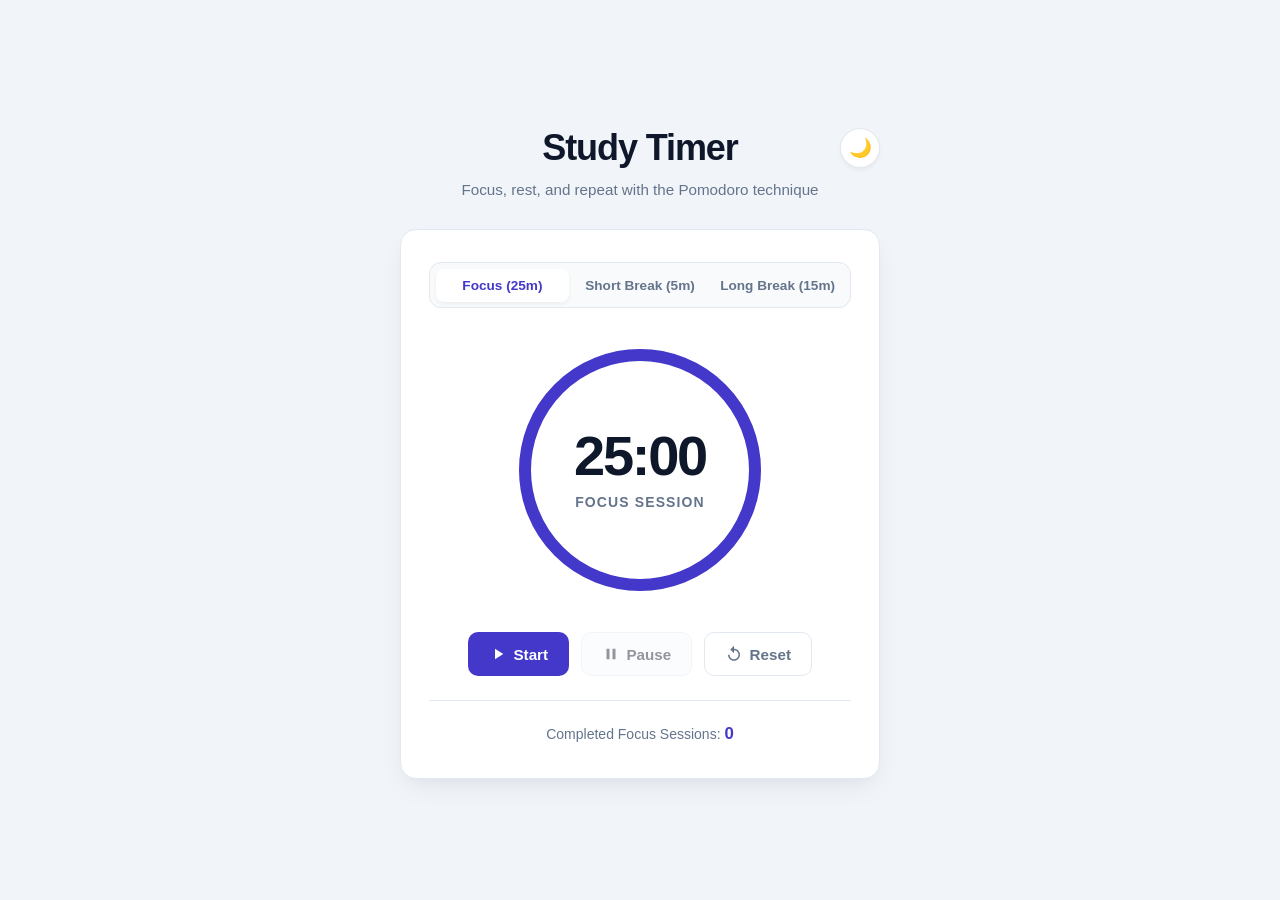
<file: labs/lab-01/pomodoro/index.html>
<!DOCTYPE html>
<html lang="en">
<head>
  <meta charset="UTF-8">
  <meta name="viewport" content="width=device-width, initial-scale=1.0">
  <title>Pomodoro Study Timer</title>
  <link rel="stylesheet" href="style.css">
  <script src="script.js" defer></script>
</head>
<body>
  <main class="app-container">
    <header class="app-header">
      <div class="header-top">
        <h1 class="app-title">Study Timer</h1>
        <button type="button" id="theme-toggle" class="theme-toggle" aria-label="Toggle dark mode">
          <span id="theme-icon" class="theme-icon">🌙</span>
        </button>
      </div>
      <p class="app-subtitle">Focus, rest, and repeat with the Pomodoro technique</p>
    </header>

    <section class="timer-card">
      <!-- Mode Selection Tabs -->
      <nav class="mode-tabs" aria-label="Timer modes">
        <button type="button" class="mode-btn active" data-mode="pomodoro" data-time="1500">Focus (25m)</button>
        <button type="button" class="mode-btn" data-mode="shortBreak" data-time="300">Short Break (5m)</button>
        <button type="button" class="mode-btn" data-mode="longBreak" data-time="900">Long Break (15m)</button>
      </nav>

      <!-- Circular Timer Display -->
      <div class="timer-display-wrapper">
        <svg class="progress-ring" viewBox="0 0 260 260">
          <circle class="progress-ring-bg" cx="130" cy="130" r="115" />
          <circle id="progress-ring-bar" class="progress-ring-bar" cx="130" cy="130" r="115" />
        </svg>

        <div class="timer-display">
          <span id="time-display" class="time-text">25:00</span>
          <span id="mode-status" class="mode-status">Focus Session</span>
        </div>
      </div>

      <!-- Controls -->
      <div class="controls">
        <button type="button" id="start-btn" class="btn btn-primary" aria-label="Start timer">
          <svg class="btn-icon" viewBox="0 0 24 24" fill="currentColor">
            <path d="M8 5v14l11-7z"/>
          </svg>
          <span>Start</span>
        </button>

        <button type="button" id="pause-btn" class="btn btn-secondary" aria-label="Pause timer" disabled>
          <svg class="btn-icon" viewBox="0 0 24 24" fill="currentColor">
            <path d="M6 19h4V5H6v14zm8-14v14h4V5h-4z"/>
          </svg>
          <span>Pause</span>
        </button>

        <button type="button" id="reset-btn" class="btn btn-outline" aria-label="Reset timer">
          <svg class="btn-icon" viewBox="0 0 24 24" fill="currentColor">
            <path d="M12 5V1L7 6l5 5V7c3.31 0 6 2.69 6 6s-2.69 6-6 6-6-2.69-6-6H4c0 4.42 3.58 8 8 8s8-3.58 8-8-3.58-8-8-8z"/>
          </svg>
          <span>Reset</span>
        </button>
      </div>

      <!-- Footer Info -->
      <footer class="timer-footer">
        <div class="session-counter">
          <span>Completed Focus Sessions: </span>
          <strong id="session-count">0</strong>
        </div>
      </footer>
    </section>
  </main>
</body>
</html>
</file>
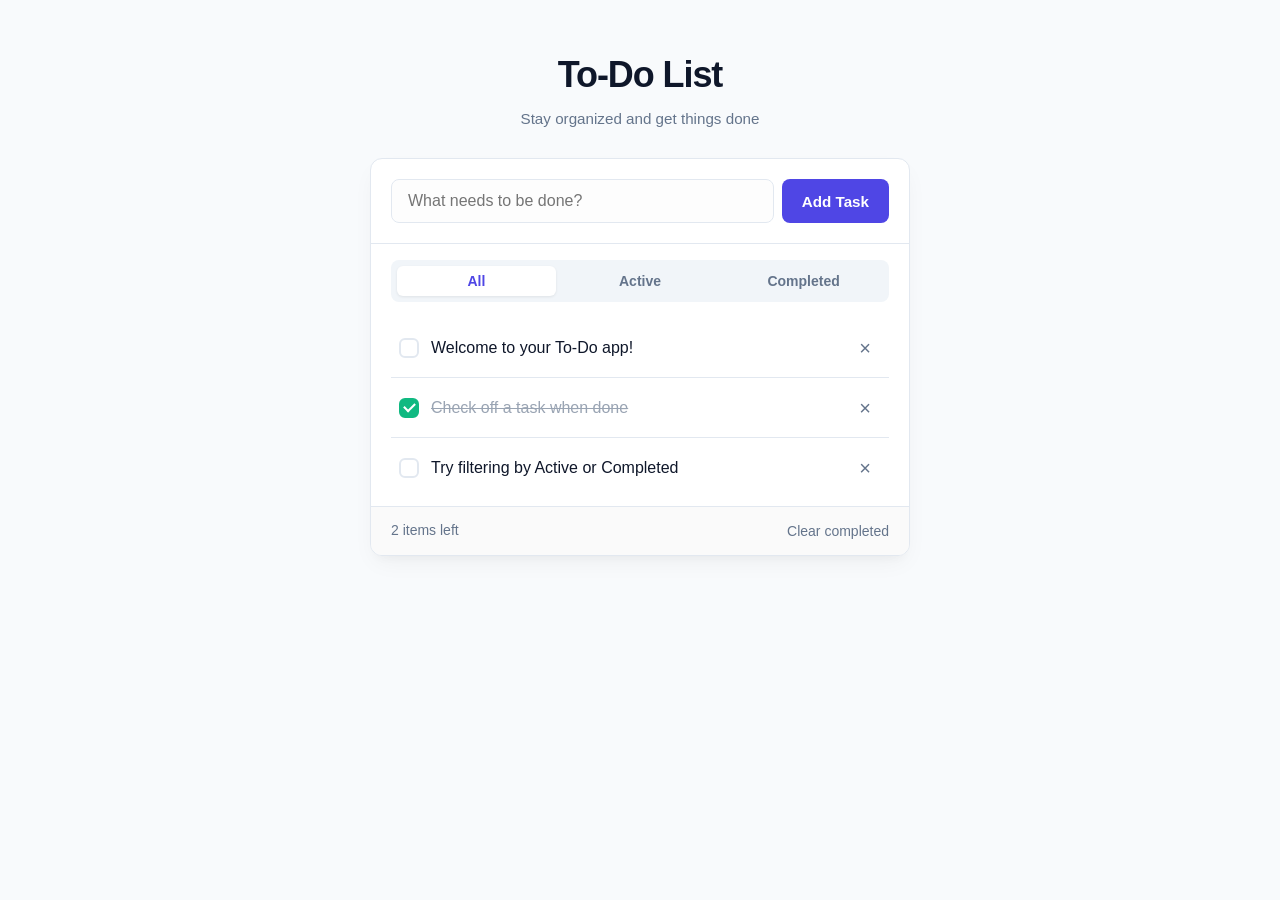
<file: labs/lab-01/todo/index.html>
<!DOCTYPE html>
<html lang="en">
<head>
  <meta charset="UTF-8">
  <meta name="viewport" content="width=device-width, initial-scale=1.0">
  <title>To-Do List</title>
  <link rel="stylesheet" href="style.css">
  <script src="script.js" defer></script>
</head>
<body>
  <main class="app-container">
    <header class="app-header">
      <h1 class="app-title">To-Do List</h1>
      <p class="app-subtitle">Stay organized and get things done</p>
    </header>

    <section class="todo-card">
      <form id="todo-form" class="todo-form" autocomplete="off">
        <input 
          type="text" 
          id="todo-input" 
          class="todo-input" 
          placeholder="What needs to be done?" 
          aria-label="Add a new task"
          required
        >
        <button type="submit" class="btn btn-primary" id="add-btn">
          <span>Add Task</span>
        </button>
      </form>

      <nav class="filters" aria-label="Task filters">
        <button type="button" class="filter-btn active" data-filter="all">All</button>
        <button type="button" class="filter-btn" data-filter="active">Active</button>
        <button type="button" class="filter-btn" data-filter="completed">Completed</button>
      </nav>

      <ul id="todo-list" class="todo-list" aria-live="polite"></ul>

      <div id="empty-state" class="empty-state hidden">
        <p class="empty-text">No tasks found</p>
      </div>

      <footer class="todo-footer">
        <span id="task-count" class="task-count">0 items left</span>
        <button type="button" id="clear-completed-btn" class="btn-text hidden">Clear completed</button>
      </footer>
    </section>
  </main>
</body>
</html>
</file>
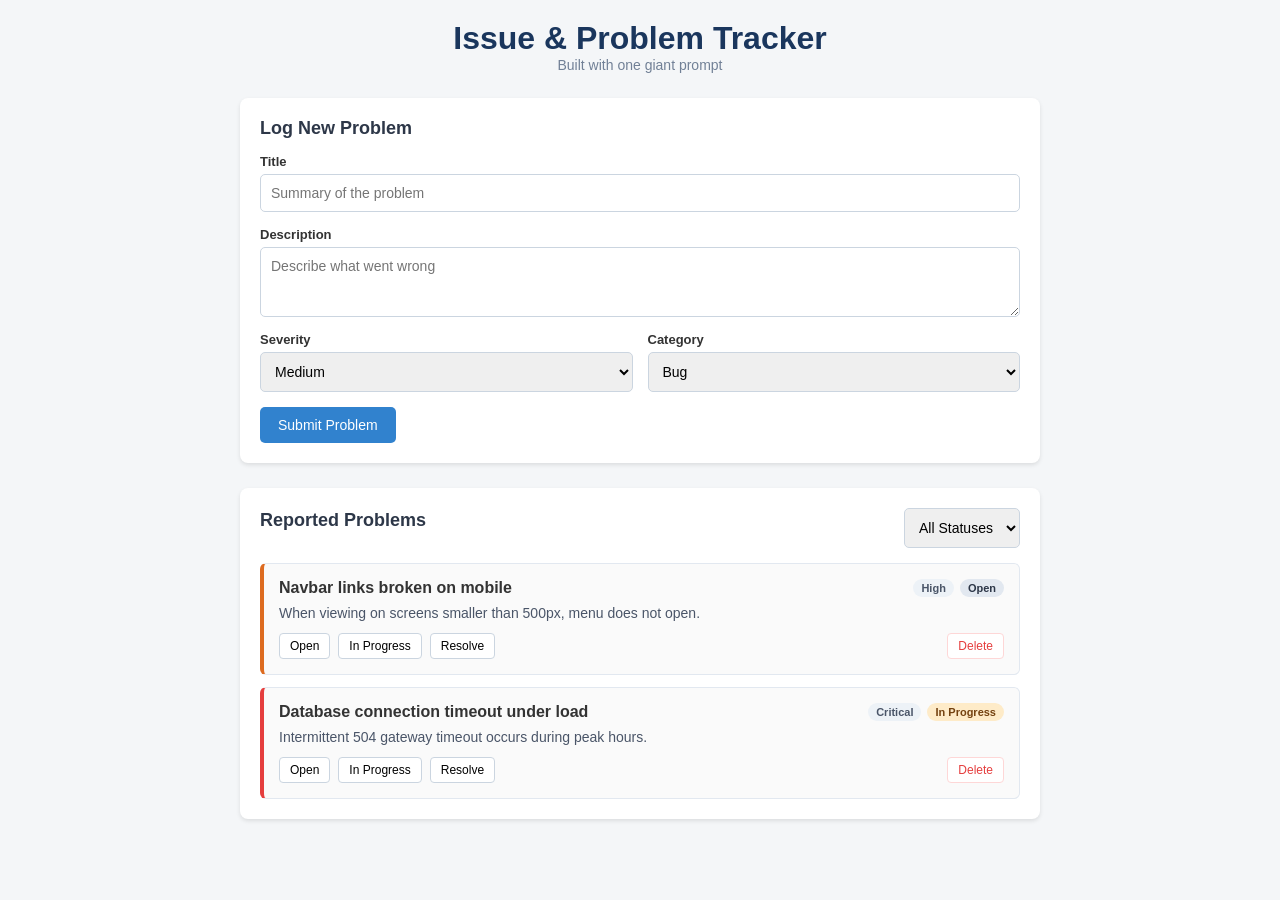
<file: labs/lab-02/one-shot/index.html>
<!DOCTYPE html>
<html lang="en">
<head>
  <meta charset="UTF-8">
  <meta name="viewport" content="width=device-width, initial-scale=1.0">
  <title>Problem Tracker (One-Shot Build)</title>
  <link rel="stylesheet" href="style.css">
</head>
<body>
  <div class="container">
    <header>
      <h1>Issue & Problem Tracker</h1>
      <p class="subtitle">Built with one giant prompt</p>
    </header>

    <div class="form-container">
      <h2>Log New Problem</h2>
      <form id="problem-form">
        <div class="form-group">
          <label for="title">Title</label>
          <input type="text" id="title" placeholder="Summary of the problem" required>
        </div>
        <div class="form-group">
          <label for="description">Description</label>
          <textarea id="description" rows="3" placeholder="Describe what went wrong" required></textarea>
        </div>
        <div class="form-row">
          <div class="form-group">
            <label for="severity">Severity</label>
            <select id="severity">
              <option value="Low">Low</option>
              <option value="Medium" selected>Medium</option>
              <option value="High">High</option>
              <option value="Critical">Critical</option>
            </select>
          </div>
          <div class="form-group">
            <label for="category">Category</label>
            <select id="category">
              <option value="Bug">Bug</option>
              <option value="Feature">Feature Request</option>
              <option value="UI">UI / UX</option>
              <option value="Performance">Performance</option>
            </select>
          </div>
        </div>
        <button type="submit" id="submit-btn">Submit Problem</button>
      </form>
    </div>

    <div class="tracker-section">
      <div class="filter-bar">
        <h2>Reported Problems</h2>
        <div class="filters">
          <select id="status-filter">
            <option value="All">All Statuses</option>
            <option value="Open">Open</option>
            <option value="In Progress">In Progress</option>
            <option value="Resolved">Resolved</option>
          </select>
        </div>
      </div>

      <div id="problem-list" class="problem-list"></div>
    </div>
  </div>

  <script src="script.js"></script>
</body>
</html>
</file>
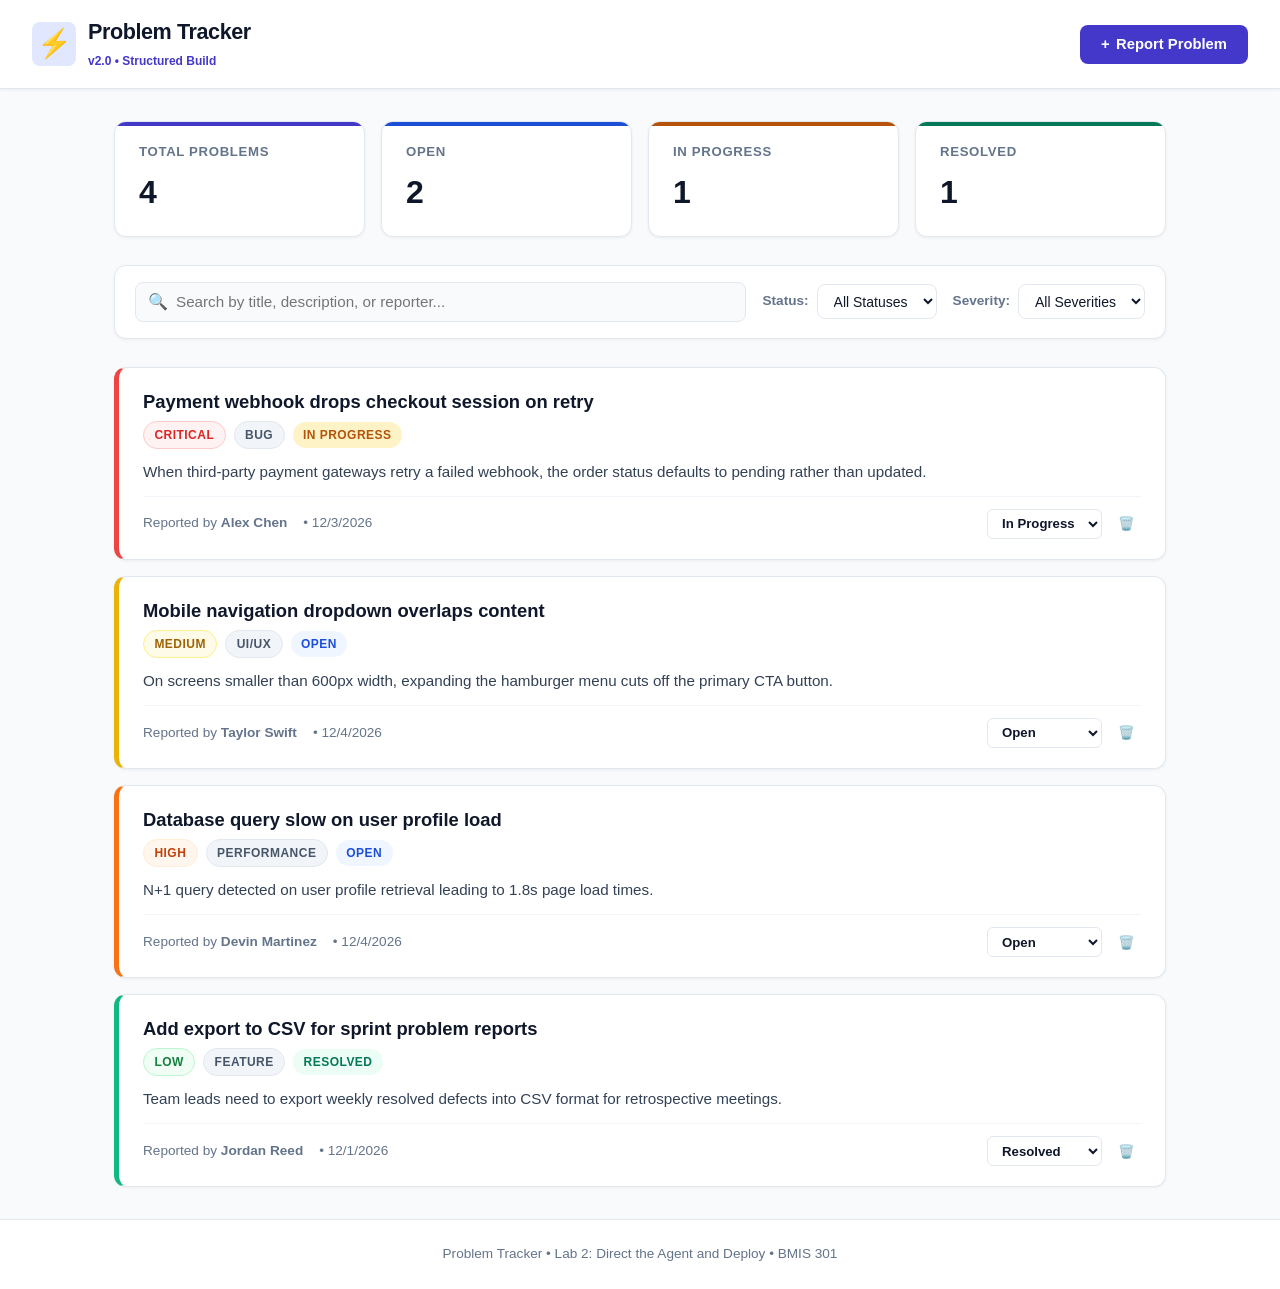
<file: labs/lab-02/problem-tracker/index.html>
<!DOCTYPE html>
<html lang="en">
<head>
  <meta charset="UTF-8">
  <meta name="viewport" content="width=device-width, initial-scale=1.0">
  <title>Problem Tracker — Team Issue Dashboard</title>
  <link rel="stylesheet" href="style.css">
  <script src="script.js" defer></script>
</head>
<body>
  <div class="app-layout">
    <!-- Header -->
    <header class="top-nav">
      <div class="nav-brand">
        <div class="brand-icon">⚡</div>
        <div class="brand-text">
          <h1>Problem Tracker</h1>
          <span class="brand-badge">v2.0 • Structured Build</span>
        </div>
      </div>
      <div class="nav-actions">
        <button id="toggle-form-btn" class="btn btn-primary">
          <span class="btn-icon">+</span> Report Problem
        </button>
      </div>
    </header>

    <main class="content-container">
      <!-- Metric Cards -->
      <section class="metrics-grid" aria-label="System Metrics">
        <div class="metric-card total">
          <span class="metric-label">Total Problems</span>
          <span id="metric-total" class="metric-value">0</span>
        </div>
        <div class="metric-card open">
          <span class="metric-label">Open</span>
          <span id="metric-open" class="metric-value">0</span>
        </div>
        <div class="metric-card in-progress">
          <span class="metric-label">In Progress</span>
          <span id="metric-in-progress" class="metric-value">0</span>
        </div>
        <div class="metric-card resolved">
          <span class="metric-label">Resolved</span>
          <span id="metric-resolved" class="metric-value">0</span>
        </div>
      </section>

      <!-- New Problem Form Panel (Collapsible / Dynamic) -->
      <section id="form-panel" class="form-panel hidden" aria-label="Report a new problem">
        <div class="panel-header">
          <h2>Report a New Problem</h2>
          <button id="close-form-btn" class="btn-close" aria-label="Close form">&times;</button>
        </div>
        <form id="problem-form" class="problem-form" autocomplete="off">
          <div class="form-group">
            <label for="problem-title">Problem Title <span class="required">*</span></label>
            <input type="text" id="problem-title" placeholder="Brief summary of the issue (e.g. Broken checkout button)" required minlength="4">
          </div>

          <div class="form-group">
            <label for="problem-desc">Description & Reproduction Steps <span class="required">*</span></label>
            <textarea id="problem-desc" rows="3" placeholder="Explain what happened, what was expected, and steps to reproduce..." required></textarea>
          </div>

          <div class="form-grid-3">
            <div class="form-group">
              <label for="problem-severity">Severity Level</label>
              <select id="problem-severity">
                <option value="Low">🟢 Low</option>
                <option value="Medium" selected>🟡 Medium</option>
                <option value="High">🟠 High</option>
                <option value="Critical">🔴 Critical</option>
              </select>
            </div>

            <div class="form-group">
              <label for="problem-category">Category</label>
              <select id="problem-category">
                <option value="Bug">Bug / Defect</option>
                <option value="Feature">Feature Request</option>
                <option value="UI/UX">UI / UX Issue</option>
                <option value="Performance">Performance</option>
                <option value="Security">Security</option>
              </select>
            </div>

            <div class="form-group">
              <label for="problem-reporter">Reporter Name <span class="required">*</span></label>
              <input type="text" id="problem-reporter" placeholder="Your name or team" required>
            </div>
          </div>

          <div class="form-actions">
            <button type="submit" class="btn btn-primary">Submit Problem Report</button>
            <button type="button" id="cancel-form-btn" class="btn btn-secondary">Cancel</button>
          </div>
        </form>
      </section>

      <!-- Filter & Search Toolbar -->
      <section class="toolbar" aria-label="Search and Filters">
        <div class="search-box">
          <span class="search-icon">🔍</span>
          <input type="text" id="search-input" placeholder="Search by title, description, or reporter..." aria-label="Search problems">
          <button type="button" id="clear-search-btn" class="btn-clear hidden" aria-label="Clear search">&times;</button>
        </div>

        <div class="filter-controls">
          <div class="filter-group">
            <label for="filter-status">Status:</label>
            <select id="filter-status">
              <option value="All">All Statuses</option>
              <option value="Open">Open</option>
              <option value="In Progress">In Progress</option>
              <option value="Resolved">Resolved</option>
            </select>
          </div>

          <div class="filter-group">
            <label for="filter-severity">Severity:</label>
            <select id="filter-severity">
              <option value="All">All Severities</option>
              <option value="Critical">Critical</option>
              <option value="High">High</option>
              <option value="Medium">Medium</option>
              <option value="Low">Low</option>
            </select>
          </div>
        </div>
      </section>

      <!-- Problems List -->
      <section class="list-section">
        <div id="problems-container" class="problems-grid" aria-live="polite"></div>

        <div id="empty-state" class="empty-state hidden">
          <div class="empty-icon">📋</div>
          <h3>No problems found</h3>
          <p class="empty-desc">No issues match the current filter and search criteria.</p>
        </div>
      </section>
    </main>

    <footer class="app-footer">
      <p>Problem Tracker • Lab 2: Direct the Agent and Deploy • BMIS 301</p>
    </footer>
  </div>
</body>
</html>
</file>
<file: labs/lab-01/pomodoro/style.css>
:root {
  --primary: #4338ca;
  --primary-hover: #3730a3;
  --primary-light: #e0e7ff;
  --accent-break: #0d9488;
  --accent-break-light: #ccfbf1;
  --bg: #f1f5f9;
  --card-bg: #ffffff;
  --text-main: #0f172a;
  --text-muted: #64748b;
  --border: #e2e8f0;
  --ring-bg: #f1f5f9;
  --tab-bg: #f8fafc;
  --tab-active-bg: #ffffff;
  --footer-bg: transparent;
  --radius: 16px;
  --shadow: 0 12px 30px -8px rgba(0, 0, 0, 0.08), 0 4px 12px -4px rgba(0, 0, 0, 0.04);
  --shadow-sm: 0 2px 4px rgba(0, 0, 0, 0.05);
  --transition: all 0.25s ease;
}

body.dark-mode {
  --primary: #6366f1;
  --primary-hover: #4f46e5;
  --primary-light: #1e1b4b;
  --accent-break: #14b8a6;
  --accent-break-light: #134e4a;
  --bg: #0f172a;
  --card-bg: #1e293b;
  --text-main: #f8fafc;
  --text-muted: #94a3b8;
  --border: #334155;
  --ring-bg: #1e293b;
  --tab-bg: #0f172a;
  --tab-active-bg: #1e293b;
  --footer-bg: transparent;
  --shadow: 0 12px 30px -8px rgba(0, 0, 0, 0.5);
  --shadow-sm: 0 2px 4px rgba(0, 0, 0, 0.3);
}

* {
  box-sizing: border-box;
  margin: 0;
  padding: 0;
}

body {
  font-family: -apple-system, BlinkMacSystemFont, "Segoe UI", Roboto, Helvetica, Arial, sans-serif;
  background-color: var(--bg);
  color: var(--text-main);
  line-height: 1.5;
  min-height: 100vh;
  display: flex;
  justify-content: center;
  align-items: center;
  padding: 2rem 1rem;
  transition: background-color 0.3s ease, color 0.3s ease;
}

.app-container {
  width: 100%;
  max-width: 480px;
}

.app-header {
  margin-bottom: 1.75rem;
  position: relative;
}

.header-top {
  display: flex;
  align-items: center;
  justify-content: center;
  position: relative;
}

.app-title {
  font-size: 2.25rem;
  font-weight: 800;
  color: var(--text-main);
  letter-spacing: -0.03em;
}

.theme-toggle {
  position: absolute;
  right: 0;
  top: 50%;
  transform: translateY(-50%);
  background: var(--card-bg);
  border: 1px solid var(--border);
  color: var(--text-main);
  font-size: 1.15rem;
  width: 40px;
  height: 40px;
  border-radius: 50%;
  cursor: pointer;
  display: inline-flex;
  align-items: center;
  justify-content: center;
  box-shadow: var(--shadow-sm);
  transition: var(--transition);
}

.theme-toggle:hover {
  transform: translateY(-50%) scale(1.08);
  border-color: var(--primary);
}

.app-subtitle {
  text-align: center;
  color: var(--text-muted);
  font-size: 0.95rem;
  margin-top: 0.25rem;
}

.timer-card {
  background: var(--card-bg);
  border-radius: var(--radius);
  box-shadow: var(--shadow);
  border: 1px solid var(--border);
  padding: 2rem 1.75rem;
  display: flex;
  flex-direction: column;
  align-items: center;
  transition: background-color 0.3s ease, border-color 0.3s ease;
}

/* Mode Tabs */
.mode-tabs {
  display: flex;
  background: var(--tab-bg);
  border: 1px solid var(--border);
  padding: 0.35rem;
  border-radius: 12px;
  width: 100%;
  gap: 0.25rem;
  margin-bottom: 2rem;
}

.mode-btn {
  flex: 1;
  padding: 0.55rem 0.5rem;
  font-size: 0.85rem;
  font-weight: 600;
  color: var(--text-muted);
  background: transparent;
  border: none;
  border-radius: 8px;
  cursor: pointer;
  transition: var(--transition);
  text-align: center;
}

.mode-btn:hover {
  color: var(--text-main);
}

.mode-btn.active {
  background: var(--tab-active-bg);
  color: var(--primary);
  box-shadow: var(--shadow-sm);
}

/* Circular Timer Display */
.timer-display-wrapper {
  position: relative;
  width: 260px;
  height: 260px;
  margin-bottom: 2rem;
  display: flex;
  align-items: center;
  justify-content: center;
}

.progress-ring {
  width: 100%;
  height: 100%;
  transform: rotate(-90deg);
}

.progress-ring-bg {
  fill: none;
  stroke: var(--ring-bg);
  stroke-width: 12;
  transition: stroke 0.3s ease;
}

.progress-ring-bar {
  fill: none;
  stroke: var(--primary);
  stroke-width: 12;
  stroke-linecap: round;
  transition: stroke-dashoffset 0.5s ease, stroke 0.3s ease;
}

.timer-display {
  position: absolute;
  top: 0;
  left: 0;
  width: 100%;
  height: 100%;
  display: flex;
  flex-direction: column;
  align-items: center;
  justify-content: center;
  pointer-events: none;
}

.time-text {
  font-size: 3.5rem;
  font-weight: 800;
  font-variant-numeric: tabular-nums;
  letter-spacing: -0.04em;
  color: var(--text-main);
  line-height: 1;
}

.mode-status {
  font-size: 0.875rem;
  font-weight: 600;
  text-transform: uppercase;
  letter-spacing: 0.08em;
  color: var(--text-muted);
  margin-top: 0.5rem;
}

/* Controls */
.controls {
  display: flex;
  gap: 0.75rem;
  width: 100%;
  justify-content: center;
  margin-bottom: 1.5rem;
}

.btn {
  display: inline-flex;
  align-items: center;
  justify-content: center;
  gap: 0.4rem;
  font-size: 0.95rem;
  font-weight: 600;
  padding: 0.75rem 1.25rem;
  border-radius: 10px;
  border: 1px solid transparent;
  cursor: pointer;
  transition: var(--transition);
  min-width: 100px;
}

.btn-icon {
  width: 18px;
  height: 18px;
}

.btn-primary {
  background-color: var(--primary);
  color: #ffffff;
}

.btn-primary:hover:not(:disabled) {
  background-color: var(--primary-hover);
  transform: translateY(-1px);
}

.btn-secondary {
  background-color: var(--tab-bg);
  color: var(--text-main);
  border-color: var(--border);
}

.btn-secondary:hover:not(:disabled) {
  background-color: var(--border);
}

.btn-outline {
  background-color: transparent;
  color: var(--text-muted);
  border-color: var(--border);
}

.btn-outline:hover:not(:disabled) {
  color: var(--text-main);
  border-color: var(--text-muted);
  background-color: var(--tab-bg);
}

.btn:active:not(:disabled) {
  transform: translateY(1px);
}

.btn:disabled {
  opacity: 0.45;
  cursor: not-allowed;
  pointer-events: none;
}

/* Footer */
.timer-footer {
  width: 100%;
  padding-top: 1.25rem;
  border-top: 1px solid var(--border);
  text-align: center;
  font-size: 0.875rem;
  color: var(--text-muted);
}

.session-counter strong {
  color: var(--primary);
  font-size: 1.05rem;
}

/* Responsive adjustments */
@media (max-width: 480px) {
  body {
    padding: 1rem 0.75rem;
  }

  .timer-card {
    padding: 1.5rem 1rem;
  }

  .time-text {
    font-size: 2.75rem;
  }

  .timer-display-wrapper {
    width: 220px;
    height: 220px;
  }

  .controls {
    gap: 0.5rem;
  }

  .btn {
    min-width: 80px;
    padding: 0.65rem 0.85rem;
    font-size: 0.875rem;
  }
}
</file>
<file: labs/lab-01/todo/style.css>
:root {
  --primary: #4f46e5;
  --primary-hover: #4338ca;
  --primary-light: #eef2ff;
  --bg: #f8fafc;
  --card-bg: #ffffff;
  --text-main: #0f172a;
  --text-muted: #64748b;
  --border: #e2e8f0;
  --danger: #ef4444;
  --danger-hover: #dc2626;
  --danger-light: #fef2f2;
  --success: #10b981;
  --radius: 12px;
  --shadow: 0 10px 25px -5px rgba(0, 0, 0, 0.05), 0 8px 10px -6px rgba(0, 0, 0, 0.03);
  --shadow-sm: 0 1px 3px rgba(0, 0, 0, 0.08);
  --transition: all 0.2s ease;
}

* {
  box-sizing: border-box;
  margin: 0;
  padding: 0;
}

body {
  font-family: -apple-system, BlinkMacSystemFont, "Segoe UI", Roboto, Helvetica, Arial, sans-serif;
  background-color: var(--bg);
  color: var(--text-main);
  line-height: 1.5;
  min-height: 100vh;
  display: flex;
  justify-content: center;
  align-items: flex-start;
  padding: 3rem 1rem;
}

.app-container {
  width: 100%;
  max-width: 540px;
}

.app-header {
  text-align: center;
  margin-bottom: 1.75rem;
}

.app-title {
  font-size: 2.25rem;
  font-weight: 800;
  color: var(--text-main);
  letter-spacing: -0.03em;
}

.app-subtitle {
  color: var(--text-muted);
  font-size: 0.95rem;
  margin-top: 0.35rem;
}

.todo-card {
  background: var(--card-bg);
  border-radius: var(--radius);
  box-shadow: var(--shadow);
  border: 1px solid var(--border);
  overflow: hidden;
}

/* Form */
.todo-form {
  display: flex;
  gap: 0.5rem;
  padding: 1.25rem;
  border-bottom: 1px solid var(--border);
}

.todo-input {
  flex: 1;
  padding: 0.75rem 1rem;
  font-size: 1rem;
  border: 1px solid var(--border);
  border-radius: 8px;
  outline: none;
  background: #fdfdfd;
  color: var(--text-main);
  transition: var(--transition);
}

.todo-input:focus {
  border-color: var(--primary);
  box-shadow: 0 0 0 3px rgba(79, 70, 229, 0.15);
  background: #ffffff;
}

.btn {
  display: inline-flex;
  align-items: center;
  justify-content: center;
  font-size: 0.95rem;
  font-weight: 600;
  padding: 0.75rem 1.25rem;
  border-radius: 8px;
  border: none;
  cursor: pointer;
  transition: var(--transition);
  white-space: nowrap;
}

.btn-primary {
  background-color: var(--primary);
  color: #ffffff;
}

.btn-primary:hover {
  background-color: var(--primary-hover);
}

.btn-primary:active {
  transform: translateY(1px);
}

/* Filters */
.filters {
  display: flex;
  background: #f1f5f9;
  padding: 0.35rem;
  margin: 1rem 1.25rem 0.5rem;
  border-radius: 8px;
  gap: 0.25rem;
}

.filter-btn {
  flex: 1;
  padding: 0.45rem 0.75rem;
  font-size: 0.875rem;
  font-weight: 600;
  color: var(--text-muted);
  background: transparent;
  border: none;
  border-radius: 6px;
  cursor: pointer;
  transition: var(--transition);
}

.filter-btn:hover {
  color: var(--text-main);
}

.filter-btn.active {
  background: #ffffff;
  color: var(--primary);
  box-shadow: var(--shadow-sm);
}

/* List */
.todo-list {
  list-style: none;
  padding: 0.5rem 1.25rem;
}

.todo-item {
  display: flex;
  align-items: center;
  justify-content: space-between;
  padding: 0.85rem 0.5rem;
  border-bottom: 1px solid var(--border);
  gap: 0.75rem;
  transition: var(--transition);
}

.todo-item:last-child {
  border-bottom: none;
}

.todo-item-left {
  display: flex;
  align-items: center;
  gap: 0.75rem;
  flex: 1;
  min-width: 0;
}

/* Checkbox */
.todo-checkbox {
  appearance: none;
  width: 20px;
  height: 20px;
  border: 2px solid var(--border);
  border-radius: 6px;
  cursor: pointer;
  display: inline-grid;
  place-content: center;
  transition: var(--transition);
  flex-shrink: 0;
}

.todo-checkbox:hover {
  border-color: var(--primary);
}

.todo-checkbox:checked {
  background-color: var(--success);
  border-color: var(--success);
}

.todo-checkbox:checked::before {
  content: "";
  width: 9px;
  height: 5px;
  border-left: 2px solid #ffffff;
  border-bottom: 2px solid #ffffff;
  transform: rotate(-45deg) translate(1px, -1px);
}

/* Todo text & Strikethrough */
.todo-text {
  font-size: 1rem;
  color: var(--text-main);
  word-break: break-word;
  transition: var(--transition);
  cursor: pointer;
  user-select: none;
}

.todo-item.completed .todo-text {
  text-decoration: line-through;
  color: var(--text-muted);
  opacity: 0.65;
}

/* Delete Button */
.btn-delete {
  background: transparent;
  color: var(--text-muted);
  border: none;
  font-size: 1.25rem;
  line-height: 1;
  width: 32px;
  height: 32px;
  border-radius: 6px;
  cursor: pointer;
  display: inline-flex;
  align-items: center;
  justify-content: center;
  transition: var(--transition);
  flex-shrink: 0;
}

.btn-delete:hover {
  color: var(--danger);
  background-color: var(--danger-light);
}

/* Empty State */
.empty-state {
  padding: 2.5rem 1rem;
  text-align: center;
  color: var(--text-muted);
}

.empty-text {
  font-size: 0.95rem;
}

.hidden {
  display: none !important;
}

/* Footer */
.todo-footer {
  display: flex;
  align-items: center;
  justify-content: space-between;
  padding: 0.85rem 1.25rem;
  border-top: 1px solid var(--border);
  font-size: 0.875rem;
  color: var(--text-muted);
  background: #fafafa;
}

.btn-text {
  background: none;
  border: none;
  color: var(--text-muted);
  cursor: pointer;
  font-size: 0.875rem;
  transition: var(--transition);
}

.btn-text:hover {
  color: var(--danger);
  text-decoration: underline;
}

/* Responsive adjustments */
@media (max-width: 480px) {
  body {
    padding: 1.5rem 0.75rem;
  }

  .todo-form {
    flex-direction: column;
  }

  .btn-primary {
    width: 100%;
  }

  .filters {
    margin: 0.75rem 1rem 0.25rem;
  }
}
</file>
<file: labs/lab-02/one-shot/style.css>
* {
  box-sizing: border-box;
  margin: 0;
  padding: 0;
  font-family: Arial, sans-serif;
}

body {
  background-color: #f4f6f8;
  color: #333;
  padding: 20px;
}

.container {
  max-width: 800px;
  margin: 0 auto;
}

header {
  text-align: center;
  margin-bottom: 25px;
}

header h1 {
  color: #1a365d;
}

.subtitle {
  color: #718096;
  font-size: 14px;
}

.form-container, .tracker-section {
  background: white;
  border-radius: 8px;
  padding: 20px;
  margin-bottom: 25px;
  box-shadow: 0 2px 4px rgba(0,0,0,0.1);
}

h2 {
  font-size: 18px;
  margin-bottom: 15px;
  color: #2d3748;
}

.form-group {
  margin-bottom: 15px;
  display: flex;
  flex-direction: column;
}

.form-row {
  display: flex;
  gap: 15px;
}

.form-row .form-group {
  flex: 1;
}

label {
  font-weight: bold;
  font-size: 13px;
  margin-bottom: 5px;
}

input, textarea, select {
  padding: 10px;
  border: 1px solid #cbd5e0;
  border-radius: 5px;
  font-size: 14px;
}

button[type="submit"] {
  background-color: #3182ce;
  color: white;
  padding: 10px 18px;
  border: none;
  border-radius: 5px;
  cursor: pointer;
  font-size: 14px;
}

button[type="submit"]:hover {
  background-color: #2b6cb0;
}

.filter-bar {
  display: flex;
  justify-content: space-between;
  align-items: center;
  margin-bottom: 15px;
}

.problem-list {
  display: flex;
  flex-direction: column;
  gap: 12px;
}

.problem-card {
  border: 1px solid #e2e8f0;
  border-left: 4px solid #3182ce;
  padding: 15px;
  border-radius: 6px;
  background: #fafafa;
}

.problem-card.Critical {
  border-left-color: #e53e3e;
}
.problem-card.High {
  border-left-color: #dd6b20;
}
.problem-card.Medium {
  border-left-color: #d69e2e;
}
.problem-card.Low {
  border-left-color: #38a169;
}

.problem-header {
  display: flex;
  justify-content: space-between;
  align-items: center;
  margin-bottom: 8px;
}

.problem-title {
  font-weight: bold;
  font-size: 16px;
}

.badges {
  display: flex;
  gap: 6px;
}

.badge {
  font-size: 11px;
  padding: 3px 8px;
  border-radius: 12px;
  font-weight: bold;
}

.badge-severity {
  background: #edf2f7;
  color: #4a5568;
}

.badge-status {
  background: #e2e8f0;
  color: #2d3748;
}

.badge-status.Resolved {
  background: #c6f6d5;
  color: #22543d;
}

.badge-status.In-Progress {
  background: #feebc8;
  color: #744210;
}

.problem-desc {
  font-size: 14px;
  color: #4a5568;
  margin-bottom: 12px;
}

.problem-actions {
  display: flex;
  justify-content: space-between;
  align-items: center;
}

.action-buttons {
  display: flex;
  gap: 8px;
}

.btn-small {
  padding: 5px 10px;
  font-size: 12px;
  border: 1px solid #cbd5e0;
  border-radius: 4px;
  background: white;
  cursor: pointer;
}

.btn-delete {
  color: #e53e3e;
  border-color: #fed7d7;
}

.btn-delete:hover {
  background: #fff5f5;
}

.empty-state {
  text-align: center;
  color: #a0aec0;
  padding: 20px;
}
</file>
<file: labs/lab-02/problem-tracker/style.css>
:root {
  --primary: #4338ca;
  --primary-hover: #3730a3;
  --primary-light: #e0e7ff;
  --bg: #f8fafc;
  --card-bg: #ffffff;
  --text-main: #0f172a;
  --text-muted: #64748b;
  --border: #e2e8f0;
  --border-light: #f1f5f9;
  
  /* Status colors */
  --open-bg: #eff6ff;
  --open-text: #1d4ed8;
  --in-prog-bg: #fef3c7;
  --in-prog-text: #b45309;
  --resolved-bg: #ecfdf5;
  --resolved-text: #047857;
  
  /* Severity colors */
  --sev-critical: #ef4444;
  --sev-high: #f97316;
  --sev-medium: #eab308;
  --sev-low: #10b981;

  --radius: 12px;
  --radius-sm: 8px;
  --shadow-sm: 0 1px 3px rgba(0, 0, 0, 0.06);
  --shadow-md: 0 4px 6px -1px rgba(0, 0, 0, 0.08), 0 2px 4px -2px rgba(0, 0, 0, 0.04);
  --shadow-lg: 0 10px 15px -3px rgba(0, 0, 0, 0.08);
  --transition: all 0.2s ease;
}

* {
  box-sizing: border-box;
  margin: 0;
  padding: 0;
}

body {
  font-family: -apple-system, BlinkMacSystemFont, "Segoe UI", Roboto, Helvetica, Arial, sans-serif;
  background-color: var(--bg);
  color: var(--text-main);
  line-height: 1.5;
  min-height: 100vh;
}

.app-layout {
  display: flex;
  flex-direction: column;
  min-height: 100vh;
}

/* Header */
.top-nav {
  background: var(--card-bg);
  border-bottom: 1px solid var(--border);
  padding: 1rem 2rem;
  display: flex;
  justify-content: space-between;
  align-items: center;
  position: sticky;
  top: 0;
  z-index: 50;
  box-shadow: var(--shadow-sm);
}

.nav-brand {
  display: flex;
  align-items: center;
  gap: 0.75rem;
}

.brand-icon {
  font-size: 1.75rem;
  background: var(--primary-light);
  width: 44px;
  height: 44px;
  border-radius: var(--radius-sm);
  display: flex;
  align-items: center;
  justify-content: center;
}

.brand-text h1 {
  font-size: 1.35rem;
  font-weight: 800;
  color: var(--text-main);
  letter-spacing: -0.02em;
}

.brand-badge {
  font-size: 0.75rem;
  color: var(--primary);
  font-weight: 600;
}

/* Container */
.content-container {
  flex: 1;
  max-width: 1100px;
  width: 100%;
  margin: 0 auto;
  padding: 2rem 1.5rem;
  display: flex;
  flex-direction: column;
  gap: 1.75rem;
}

/* Metrics */
.metrics-grid {
  display: grid;
  grid-template-columns: repeat(auto-fit, minmax(200px, 1fr));
  gap: 1rem;
}

.metric-card {
  background: var(--card-bg);
  border: 1px solid var(--border);
  border-radius: var(--radius);
  padding: 1.25rem 1.5rem;
  box-shadow: var(--shadow-sm);
  display: flex;
  flex-direction: column;
  gap: 0.35rem;
  position: relative;
  overflow: hidden;
}

.metric-card::before {
  content: "";
  position: absolute;
  top: 0;
  left: 0;
  right: 0;
  height: 4px;
}

.metric-card.total::before { background: var(--primary); }
.metric-card.open::before { background: var(--open-text); }
.metric-card.in-progress::before { background: var(--in-prog-text); }
.metric-card.resolved::before { background: var(--resolved-text); }

.metric-label {
  font-size: 0.825rem;
  font-weight: 600;
  color: var(--text-muted);
  text-transform: uppercase;
  letter-spacing: 0.05em;
}

.metric-value {
  font-size: 2rem;
  font-weight: 800;
  color: var(--text-main);
}

/* Buttons */
.btn {
  display: inline-flex;
  align-items: center;
  justify-content: center;
  gap: 0.4rem;
  padding: 0.65rem 1.25rem;
  font-size: 0.925rem;
  font-weight: 600;
  border-radius: var(--radius-sm);
  border: 1px solid transparent;
  cursor: pointer;
  transition: var(--transition);
}

.btn-primary {
  background-color: var(--primary);
  color: #ffffff;
}

.btn-primary:hover {
  background-color: var(--primary-hover);
  transform: translateY(-1px);
}

.btn-secondary {
  background-color: #f1f5f9;
  color: var(--text-main);
  border-color: var(--border);
}

.btn-secondary:hover {
  background-color: #e2e8f0;
}

.btn-close {
  background: none;
  border: none;
  font-size: 1.5rem;
  color: var(--text-muted);
  cursor: pointer;
}

.btn-close:hover {
  color: var(--text-main);
}

/* Form Panel */
.form-panel {
  background: var(--card-bg);
  border: 1px solid var(--border);
  border-radius: var(--radius);
  padding: 1.75rem;
  box-shadow: var(--shadow-md);
  animation: fadeIn 0.25s ease;
}

@keyframes fadeIn {
  from { opacity: 0; transform: translateY(-8px); }
  to { opacity: 1; transform: translateY(0); }
}

.panel-header {
  display: flex;
  justify-content: space-between;
  align-items: center;
  margin-bottom: 1.25rem;
  padding-bottom: 0.75rem;
  border-bottom: 1px solid var(--border-light);
}

.panel-header h2 {
  font-size: 1.25rem;
  font-weight: 700;
}

.problem-form {
  display: flex;
  flex-direction: column;
  gap: 1.25rem;
}

.form-group {
  display: flex;
  flex-direction: column;
  gap: 0.4rem;
}

.form-grid-3 {
  display: grid;
  grid-template-columns: repeat(auto-fit, minmax(200px, 1fr));
  gap: 1rem;
}

label {
  font-size: 0.875rem;
  font-weight: 600;
  color: var(--text-main);
}

.required {
  color: var(--sev-critical);
}

input, textarea, select {
  padding: 0.65rem 0.85rem;
  font-size: 0.95rem;
  border: 1px solid var(--border);
  border-radius: var(--radius-sm);
  outline: none;
  background: #ffffff;
  color: var(--text-main);
  transition: var(--transition);
  font-family: inherit;
}

input:focus, textarea:focus, select:focus {
  border-color: var(--primary);
  box-shadow: 0 0 0 3px rgba(67, 56, 202, 0.12);
}

.form-actions {
  display: flex;
  gap: 0.75rem;
  justify-content: flex-end;
  margin-top: 0.5rem;
}

/* Toolbar */
.toolbar {
  background: var(--card-bg);
  border: 1px solid var(--border);
  border-radius: var(--radius);
  padding: 1rem 1.25rem;
  display: flex;
  flex-wrap: wrap;
  gap: 1rem;
  align-items: center;
  justify-content: space-between;
  box-shadow: var(--shadow-sm);
}

.search-box {
  display: flex;
  align-items: center;
  background: #f8fafc;
  border: 1px solid var(--border);
  border-radius: var(--radius-sm);
  padding: 0.25rem 0.75rem;
  flex: 1;
  min-width: 260px;
}

.search-icon {
  margin-right: 0.5rem;
  color: var(--text-muted);
}

.search-box input {
  border: none;
  background: transparent;
  padding: 0.4rem 0;
  width: 100%;
}

.search-box input:focus {
  box-shadow: none;
}

.btn-clear {
  background: none;
  border: none;
  color: var(--text-muted);
  cursor: pointer;
  font-size: 1.1rem;
}

.filter-controls {
  display: flex;
  gap: 1rem;
  align-items: center;
}

.filter-group {
  display: flex;
  align-items: center;
  gap: 0.5rem;
}

.filter-group label {
  font-size: 0.85rem;
  color: var(--text-muted);
}

.filter-group select {
  padding: 0.45rem 0.75rem;
  font-size: 0.875rem;
}

/* Problems Grid & Cards */
.problems-grid {
  display: grid;
  grid-template-columns: 1fr;
  gap: 1rem;
}

.problem-card {
  background: var(--card-bg);
  border: 1px solid var(--border);
  border-left: 5px solid #cbd5e1;
  border-radius: var(--radius);
  padding: 1.25rem 1.5rem;
  box-shadow: var(--shadow-sm);
  transition: var(--transition);
  display: flex;
  flex-direction: column;
  gap: 0.75rem;
}

.problem-card:hover {
  box-shadow: var(--shadow-md);
  transform: translateY(-2px);
}

/* Severity borders */
.problem-card.sev-Critical { border-left-color: var(--sev-critical); }
.problem-card.sev-High { border-left-color: var(--sev-high); }
.problem-card.sev-Medium { border-left-color: var(--sev-medium); }
.problem-card.sev-Low { border-left-color: var(--sev-low); }

.card-top {
  display: flex;
  justify-content: space-between;
  align-items: flex-start;
  gap: 1rem;
}

.card-title-group {
  flex: 1;
}

.card-title {
  font-size: 1.15rem;
  font-weight: 700;
  color: var(--text-main);
  margin-bottom: 0.35rem;
}

.card-badges {
  display: flex;
  flex-wrap: wrap;
  gap: 0.5rem;
  align-items: center;
}

.badge {
  font-size: 0.75rem;
  font-weight: 700;
  padding: 0.25rem 0.65rem;
  border-radius: 9999px;
  display: inline-flex;
  align-items: center;
  gap: 0.3rem;
  text-transform: uppercase;
  letter-spacing: 0.04em;
}

.badge-severity.Critical { background: #fef2f2; color: #dc2626; border: 1px solid #fecaca; }
.badge-severity.High { background: #fff7ed; color: #c2410c; border: 1px solid #ffedd5; }
.badge-severity.Medium { background: #fefce8; color: #a16207; border: 1px solid #fef08a; }
.badge-severity.Low { background: #f0fdf4; color: #15803d; border: 1px solid #bbf7d0; }

.badge-category {
  background: #f1f5f9;
  color: #475569;
  border: 1px solid #e2e8f0;
}

.badge-status.Open { background: var(--open-bg); color: var(--open-text); }
.badge-status.In-Progress { background: var(--in-prog-bg); color: var(--in-prog-text); }
.badge-status.Resolved { background: var(--resolved-bg); color: var(--resolved-text); }

.card-desc {
  font-size: 0.95rem;
  color: #334155;
  white-space: pre-wrap;
  word-break: break-word;
}

.card-footer {
  display: flex;
  justify-content: space-between;
  align-items: center;
  padding-top: 0.75rem;
  border-top: 1px solid var(--border-light);
  font-size: 0.85rem;
  color: var(--text-muted);
}

.card-meta {
  display: flex;
  gap: 1rem;
}

.card-controls {
  display: flex;
  align-items: center;
  gap: 0.65rem;
}

.status-select {
  padding: 0.35rem 0.65rem;
  font-size: 0.825rem;
  font-weight: 600;
  border-radius: 6px;
  cursor: pointer;
}

.btn-card-delete {
  background: none;
  border: none;
  color: var(--text-muted);
  cursor: pointer;
  padding: 0.35rem;
  border-radius: 6px;
  display: inline-flex;
  align-items: center;
  justify-content: center;
  transition: var(--transition);
}

.btn-card-delete:hover {
  color: var(--sev-critical);
  background: #fee2e2;
}

/* Empty State */
.empty-state {
  text-align: center;
  padding: 3.5rem 1rem;
  background: var(--card-bg);
  border: 1px solid var(--border);
  border-radius: var(--radius);
}

.empty-icon {
  font-size: 3rem;
  margin-bottom: 0.75rem;
}

.empty-state h3 {
  font-size: 1.25rem;
  font-weight: 700;
  margin-bottom: 0.25rem;
}

.empty-desc {
  color: var(--text-muted);
  font-size: 0.95rem;
}

.hidden {
  display: none !important;
}

/* Footer */
.app-footer {
  text-align: center;
  padding: 1.5rem;
  color: var(--text-muted);
  font-size: 0.85rem;
  border-top: 1px solid var(--border);
  background: var(--card-bg);
}

/* Responsive */
@media (max-width: 680px) {
  .top-nav {
    padding: 1rem;
  }

  .content-container {
    padding: 1rem;
  }

  .card-footer {
    flex-direction: column;
    align-items: flex-start;
    gap: 0.75rem;
  }

  .card-controls {
    width: 100%;
    justify-content: space-between;
  }
}
</file>
